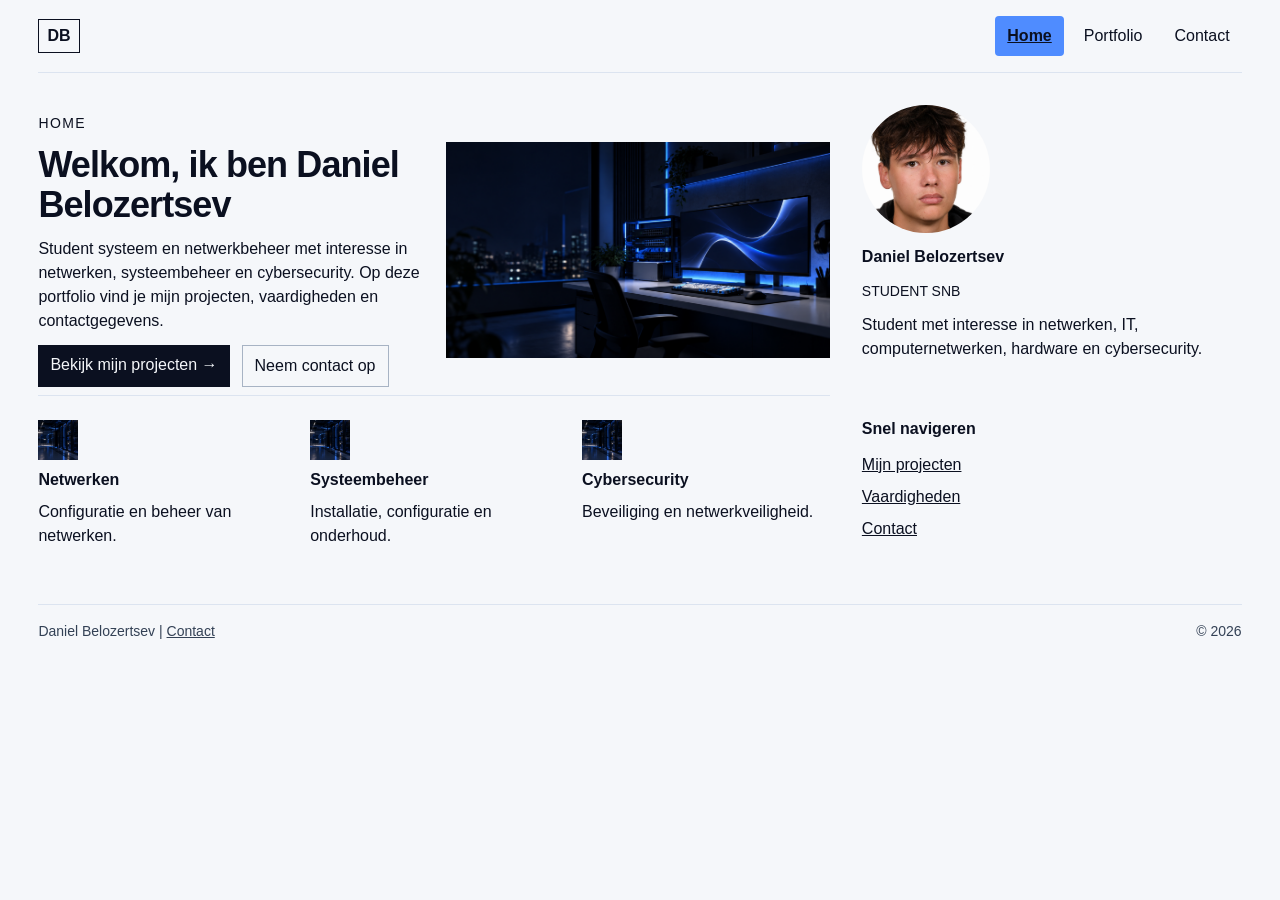
<file: index.html>
<!DOCTYPE html>
<html lang="nl-BE">
<head>
    <meta charset="UTF-8">
    <meta name="viewport" content="width=device-width, initial-scale=1.0">
    <title>Daniel Belozertsev | Student IT</title>
    <meta name="description" content="Maak kennis met Daniel Belozertsev, student systeem- en netwerkbeheer. Lees meer over mijn interesses in netwerken, hardware en cybersecurity.">
    <link rel="stylesheet" href="css/tailwind.css">
    <link rel="stylesheet" href="css/style.css">
</head>
<body>
    <a href="#inhoud" class="sr-only focus:not-sr-only focus:absolute focus:left-4 focus:top-4 focus:z-50 focus:bg-white focus:px-3 focus:py-2 focus-visible:outline-2 focus-visible:outline-offset-2 focus-visible:outline-blue-700">Ga naar de inhoud</a>
    <div class="max-w-6xl mx-auto px-4">

        
<header class="grid grid-cols-2 gap-3 py-4 border-b border-gray-200 md:flex md:items-center md:justify-between">

    <input type="checkbox" id="menu-toggle" class="peer sr-only">

    <a href="index.html"
       class="border border-gray-900 px-2 py-1 font-bold focus-visible:outline-2 focus-visible:outline-offset-2 focus-visible:outline-blue-700"
       aria-label="Home">DB</a>

    <label for="menu-toggle"
           class="justify-self-end cursor-pointer border border-gray-300 px-3 py-2 md:hidden peer-focus-visible:outline-2 peer-focus-visible:outline-offset-2 peer-focus-visible:outline-blue-700">
        <svg xmlns="http://www.w3.org/2000/svg"
             viewBox="0 0 24 24"
             fill="none"
             stroke="currentColor"
             stroke-width="2"
             class="h-5 w-5"
             aria-hidden="true">
            <path d="M4 6h16M4 12h16M4 18h16"/>
        </svg>
        <span class="sr-only">Menu openen of sluiten</span>
    </label>
    <nav class="col-span-2 hidden peer-checked:block md:col-span-1 md:block md:ml-auto">
        <ul class="flex flex-col gap-1 md:flex-row md:gap-2">
            <li>
                <a href="index.html"
                   aria-current="page"
                   class="block rounded bg-blue-100 px-3 py-2 font-semibold text-blue-800 underline focus-visible:outline-2 focus-visible:outline-offset-2 focus-visible:outline-blue-700">
                    Home
                </a>
            </li>
            <li>
                <a href="portfolio.html"
                   class="block rounded px-3 py-2 hover:bg-gray-100 focus-visible:outline-2 focus-visible:outline-offset-2 focus-visible:outline-blue-700">
                    Portfolio
                </a>
            </li>
            <li>
                <a href="contact.html"
                   class="block rounded px-3 py-2 hover:bg-gray-100 focus-visible:outline-2 focus-visible:outline-offset-2 focus-visible:outline-blue-700">
                    Contact
                </a>
            </li>
        </ul>
    </nav>

</header>

        <div class="grid grid-cols-1 gap-8 py-8 lg:grid-cols-3">

            <main id="inhoud" class="lg:col-span-2">

                <section class="grid grid-cols-1 gap-6 py-2 sm:grid-cols-2 sm:items-center">
                    <div class="flex flex-col gap-3">
                        <p class="text-sm tracking-widest">HOME</p>

                        <h1 class="text-3xl font-bold tracking-tight md:text-4xl">
                            Welkom, ik ben Daniel Belozertsev
                        </h1>

                        <p>
                            Student systeem en netwerkbeheer met interesse in netwerken, systeembeheer
                            en cybersecurity. Op deze portfolio vind je mijn
                            projecten, vaardigheden en contactgegevens.
                        </p>

                        <div class="flex flex-wrap gap-3">
                            <a href="portfolio.html" class="inline-block bg-gray-900 px-3 py-2 text-white hover:bg-gray-700 focus-visible:outline-2 focus-visible:outline-offset-2 focus-visible:outline-blue-700">
                                Bekijk mijn projecten →
                            </a>
                            <a href="contact.html" class="inline-block border border-gray-400 px-3 py-2 hover:bg-gray-100 focus-visible:outline-2 focus-visible:outline-offset-2 focus-visible:outline-blue-700">
                                Neem contact op
                            </a>
                        </div>
                    </div>

                    <div>
                        <img src="images/hero.jpg"
                             alt="IT-werkplek met computer en monitor"
                             width="600"
                             height="400"
                             class="aspect-video w-full object-cover">
                    </div>
                </section>

                <section id="vaardigheden" class="grid grid-cols-1 gap-6 border-t border-gray-200 py-6 sm:grid-cols-3">

                    <article class="flex flex-col gap-2">
                        <img src="images/project.png" alt="" aria-hidden="true" width="80" height="80" class="h-10 w-10 object-cover">
                        <h2 class="font-bold">Netwerken</h2>
                        <p>Configuratie en beheer van netwerken.</p>
                    </article>

                    <article class="flex flex-col gap-2">
                        <img src="images/project.png" alt="" aria-hidden="true" width="80" height="80" class="h-10 w-10 object-cover">
                        <h2 class="font-bold">Systeembeheer</h2>
                        <p>Installatie, configuratie en onderhoud.</p>
                    </article>

                    <article class="flex flex-col gap-2">
                        <img src="images/project.png" alt="" aria-hidden="true" width="80" height="80" class="h-10 w-10 object-cover">
                        <h2 class="font-bold">Cybersecurity</h2>
                        <p>Beveiliging en netwerkveiligheid.</p>
                    </article>

                </section>
            </main>

            <aside class="grid grid-cols-1 gap-6 sm:grid-cols-2 lg:grid-cols-1">

                <section class="flex flex-col gap-3">
                    <img src="images/portret.jpg"
                         alt="Portret van Daniel Belozertsev"
                         width="300"
                         height="300"
                         class="h-32 w-32 rounded-full object-cover">

                    <h2 class="font-bold">Daniel Belozertsev</h2>
                    <p class="text-sm">STUDENT SNB</p>

                    <p>
                        Student met interesse in netwerken, IT,
                        computernetwerken, hardware en cybersecurity.
                    </p>
                </section>

                <section class="flex flex-col gap-3">
                    <h2 class="font-bold">Snel navigeren</h2>
                    <ul class="flex flex-col gap-2">
                        <li><a href="portfolio.html" class="underline focus-visible:outline-2 focus-visible:outline-offset-2 focus-visible:outline-blue-700">Mijn projecten</a></li>
                        <li><a href="#vaardigheden" class="underline focus-visible:outline-2 focus-visible:outline-offset-2 focus-visible:outline-blue-700">Vaardigheden</a></li>
                        <li><a href="contact.html" class="underline focus-visible:outline-2 focus-visible:outline-offset-2 focus-visible:outline-blue-700">Contact</a></li>
                    </ul>
                </section>

            </aside>

        </div>

        <footer class="flex flex-col gap-2 border-t border-gray-200 py-4 text-sm text-gray-600 sm:flex-row sm:items-center sm:justify-between">
            <p>Daniel Belozertsev | <a href="contact.html" class="underline focus-visible:outline-2 focus-visible:outline-offset-2 focus-visible:outline-blue-700">Contact</a></p>
            <p>&copy; 2026</p>
        </footer>

    </div>
</body>
</html>
</file>
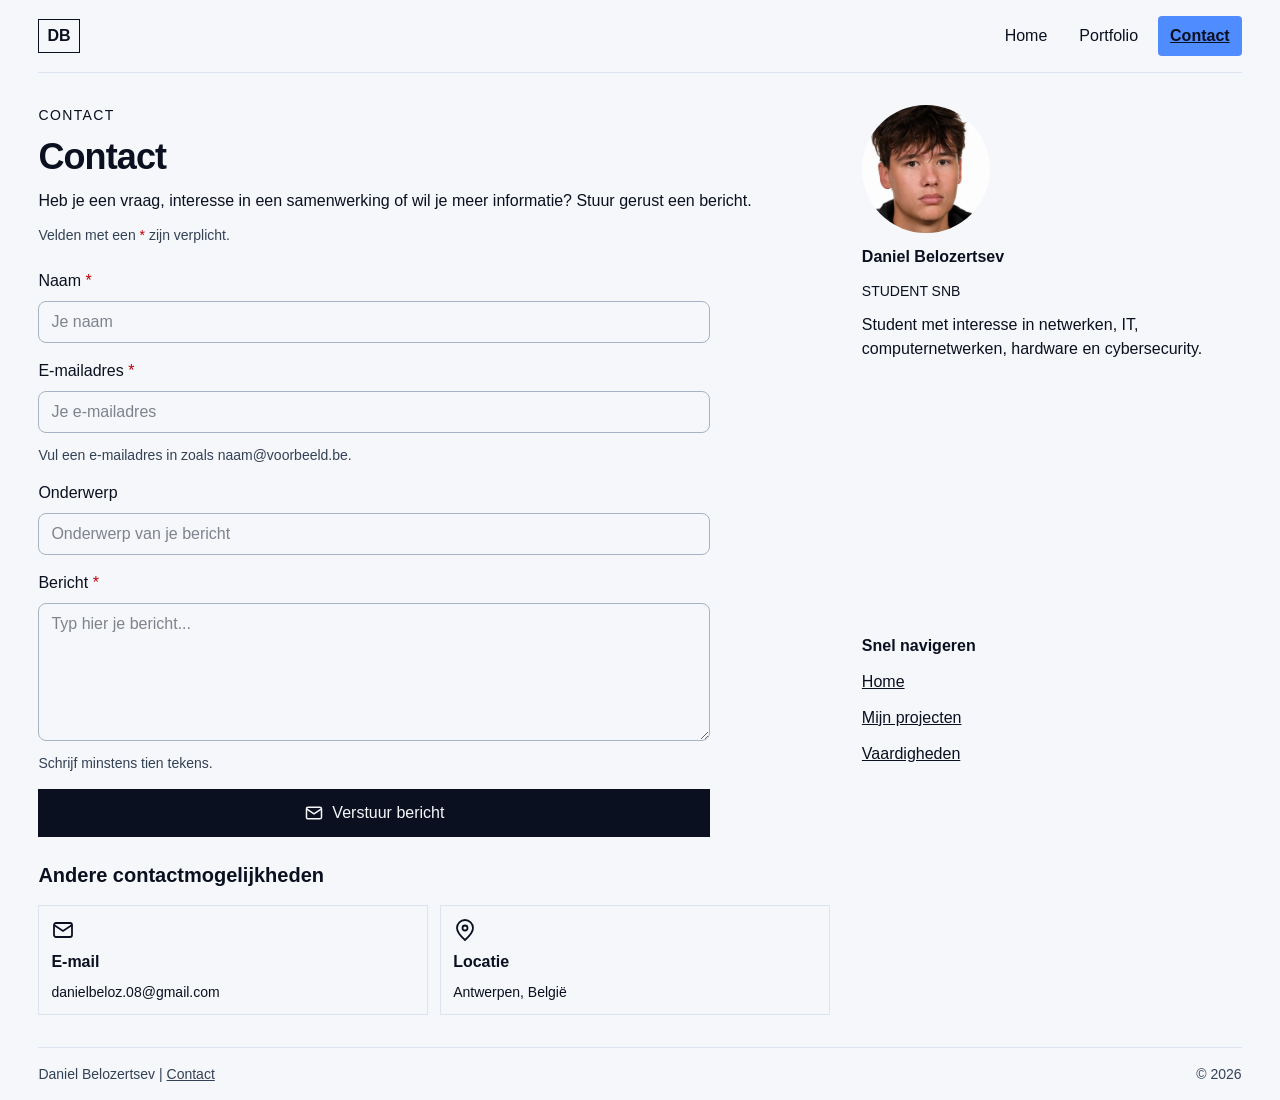
<file: contact.html>
<!DOCTYPE html>
<html lang="nl-BE">
<head>
    <meta charset="UTF-8">
    <meta name="viewport" content="width=device-width, initial-scale=1.0">
    <title>Contact opnemen | Daniel Belozertsev</title>
    <meta name="description" content="Neem contact op met mij voor vragen of informatie. Bekijk mijn contactgegevens en gebruik het contactformulier.">
    <link rel="stylesheet" href="css/tailwind.css">
    <link rel="stylesheet" href="css/style.css">
</head>
<body>
    <a href="#inhoud" class="sr-only focus:not-sr-only focus:absolute focus:left-4 focus:top-4 focus:z-50 focus:bg-white focus:px-3 focus:py-2 focus-visible:outline-2 focus-visible:outline-offset-2 focus-visible:outline-blue-700">Ga naar de inhoud</a>
    <div class="max-w-6xl mx-auto px-4">      

<header class="grid grid-cols-2 gap-3 py-4 border-b border-gray-200 md:flex md:items-center md:justify-between">

    <input type="checkbox" id="menu-toggle" class="peer sr-only">

    <a href="index.html"
       class="border border-gray-900 px-2 py-1 font-bold focus-visible:outline-2 focus-visible:outline-offset-2 focus-visible:outline-blue-700"
       aria-label="Home">DB</a>

    <label for="menu-toggle"
           class="justify-self-end cursor-pointer border border-gray-300 px-3 py-2 md:hidden peer-focus-visible:outline-2 peer-focus-visible:outline-offset-2 peer-focus-visible:outline-blue-700">
        <svg xmlns="http://www.w3.org/2000/svg"
             viewBox="0 0 24 24"
             fill="none"
             stroke="currentColor"
             stroke-width="2"
             class="h-5 w-5"
             aria-hidden="true">
            <path d="M4 6h16M4 12h16M4 18h16"/>
        </svg>
        <span class="sr-only">Menu openen of sluiten</span>
    </label>

    <nav class="col-span-2 hidden peer-checked:block md:col-span-1 md:block md:ml-auto">
        <ul class="flex flex-col gap-1 md:flex-row md:gap-2">
            <li>
                <a href="index.html"
                   class="block rounded px-3 py-2 hover:bg-gray-100 focus-visible:outline-2 focus-visible:outline-offset-2 focus-visible:outline-blue-700">
                    Home
                </a>
            </li>
            <li>
                <a href="portfolio.html"
                   class="block rounded px-3 py-2 hover:bg-gray-100 focus-visible:outline-2 focus-visible:outline-offset-2 focus-visible:outline-blue-700">
                    Portfolio
                </a>
            </li>
            <li>
                <a href="contact.html"
                   aria-current="page"
                   class="block rounded bg-blue-100 px-3 py-2 font-semibold text-blue-800 underline focus-visible:outline-2 focus-visible:outline-offset-2 focus-visible:outline-blue-700">
                    Contact
                </a>
            </li>
        </ul>
    </nav>

</header>
        <div class="grid grid-cols-1 gap-8 py-8 lg:grid-cols-3">

            <main id="inhoud" class="lg:col-span-2">

                <section class="flex flex-col gap-3">
                    <p class="text-sm tracking-widest">CONTACT</p>

                    <h1 class="text-3xl font-bold tracking-tight md:text-4xl">
                        Contact
                    </h1>

                    <p>
                        Heb je een vraag, interesse in een samenwerking
                        of wil je meer informatie? Stuur gerust een bericht.
                    </p>

                    <p class="text-sm text-gray-600">Velden met een <span class="text-red-700" aria-hidden="true">*</span> zijn verplicht.</p>
                </section>

                <section class="py-6">

                    <form action="#" method="get" class="flex w-full max-w-2xl flex-col gap-4">

                        <div class="flex flex-col gap-2">
                            <label for="naam">Naam <span class="text-red-700" aria-hidden="true">*</span></label>
                            <input
                                class="peer w-full rounded-lg border border-gray-400 bg-white px-3 py-2 focus-visible:outline-2 focus-visible:outline-offset-2 focus-visible:outline-blue-700"
                                type="text"
                                id="naam"
                                name="naam"
                                autocomplete="name"
                                placeholder="Je naam"
                                required>
                        </div>

                        <div class="flex flex-col gap-2">
                            <label for="email">E-mailadres <span class="text-red-700" aria-hidden="true">*</span></label>
                            <input
                                class="peer w-full rounded-lg border border-gray-400 bg-white px-3 py-2 user-invalid:border-red-700 focus-visible:outline-2 focus-visible:outline-offset-2 focus-visible:outline-blue-700"
                                type="email"
                                id="email"
                                name="email"
                                autocomplete="email"
                                aria-describedby="email-hulp email-fout"
                                placeholder="Je e-mailadres"
                                required>
                            <p id="email-hulp" class="mt-1 text-sm text-gray-600">Vul een e-mailadres in zoals naam@voorbeeld.be.</p>
                            <p id="email-fout" class="mt-1 hidden text-sm text-red-700 peer-user-invalid:block">Dit e-mailadres klopt niet. Vul het in zoals naam@voorbeeld.be.</p>
                        </div>

                        <div class="flex flex-col gap-2">
                            <label for="onderwerp">Onderwerp</label>
                            <input
                                class="w-full rounded-lg border border-gray-400 bg-white px-3 py-2 focus-visible:outline-2 focus-visible:outline-offset-2 focus-visible:outline-blue-700"
                                type="text"
                                id="onderwerp"
                                name="onderwerp"
                                placeholder="Onderwerp van je bericht">
                        </div>

                        <div class="flex flex-col gap-2">
                            <label for="bericht">Bericht <span class="text-red-700" aria-hidden="true">*</span></label>
                            <textarea
                                class="peer w-full rounded-lg border border-gray-400 bg-white px-3 py-2 user-invalid:border-red-700 focus-visible:outline-2 focus-visible:outline-offset-2 focus-visible:outline-blue-700"
                                id="bericht"
                                name="bericht"
                                rows="5"
                                minlength="10"
                                aria-describedby="bericht-hulp bericht-fout"
                                placeholder="Typ hier je bericht..."
                                required></textarea>
                            <p id="bericht-hulp" class="mt-1 text-sm text-gray-600">Schrijf minstens tien tekens.</p>
                            <p id="bericht-fout" class="mt-1 hidden text-sm text-red-700 peer-user-invalid:block">Je bericht is te kort. Schrijf minstens tien tekens.</p>
                        </div>

                        <button
                            class="flex items-center justify-center gap-2 bg-gray-900 px-4 py-3 text-white hover:bg-gray-700 focus-visible:outline-2 focus-visible:outline-offset-2 focus-visible:outline-blue-700"
                            type="submit">

                            <svg xmlns="http://www.w3.org/2000/svg"
                                 viewBox="0 0 24 24"
                                 fill="none"
                                 stroke="currentColor"
                                 stroke-width="1.8"
                                 class="h-5 w-5"
                                 aria-hidden="true">
                                <rect x="3" y="5" width="18" height="14" rx="2"/>
                                <path d="m3 7 9 6 9-6"/>
                            </svg>

                            Verstuur bericht
                        </button>

                    </form>

                </section>

                <section class="flex flex-col gap-4">

                    <h2 class="text-xl font-bold">
                        Andere contactmogelijkheden
                    </h2>

                    <div class="grid grid-cols-2 gap-3">

                        <a href="mailto:danielbeloz.08@gmail.com"
                           class="flex flex-col gap-2 border border-gray-200 p-3 hover:bg-gray-100 focus-visible:outline-2 focus-visible:outline-offset-2 focus-visible:outline-blue-700">

                            <svg xmlns="http://www.w3.org/2000/svg"
                                 viewBox="0 0 24 24"
                                 fill="none"
                                 stroke="currentColor"
                                 stroke-width="1.8"
                                 class="h-6 w-6"
                                 aria-hidden="true">
                                <rect x="3" y="5" width="18" height="14" rx="2"/>
                                <path d="m3 7 9 6 9-6"/>
                            </svg>

                            <h3 class="font-bold">E-mail</h3>

                            <p class="text-sm break-words">
                                danielbeloz.08@gmail.com
                            </p>
                        </a>

                        <div class="flex flex-col gap-2 border border-gray-200 p-3">

                            <svg xmlns="http://www.w3.org/2000/svg"
                                 viewBox="0 0 24 24"
                                 fill="none"
                                 stroke="currentColor"
                                 stroke-width="1.8"
                                 class="h-6 w-6"
                                 aria-hidden="true">
                                <path d="M20 10c0 5-8 12-8 12S4 15 4 10a8 8 0 1 1 16 0Z"/>
                                <circle cx="12" cy="10" r="2.5"/>
                            </svg>

                            <h3 class="font-bold">Locatie</h3>

                            <p class="text-sm">Antwerpen, België</p>
                        </div>

                    </div>
                </section>

            </main>

            <aside class="grid grid-cols-1 gap-6 sm:grid-cols-2 lg:grid-cols-1">

                <section class="flex flex-col gap-3">

                    <img src="images/portret.jpg"
                         alt="Portret van Daniel Belozertsev"
                         width="300"
                         height="300"
                         class="h-32 w-32 rounded-full object-cover">

                    <h2 class="font-bold">Daniel Belozertsev</h2>

                    <p class="text-sm">STUDENT SNB</p>

                    <p>
                        Student met interesse in netwerken, IT, computernetwerken, hardware en cybersecurity.
                    </p>

                </section>

                <section class="flex flex-col gap-3">

                    <h2 class="font-bold">Snel navigeren</h2>

                    <ul class="flex flex-col gap-3">
                        <li>
                            <a href="index.html" class="underline focus-visible:outline-2 focus-visible:outline-offset-2 focus-visible:outline-blue-700">Home</a>
                        </li>
                        <li>
                            <a href="portfolio.html" class="underline focus-visible:outline-2 focus-visible:outline-offset-2 focus-visible:outline-blue-700">Mijn projecten</a>
                        </li>
                        <li>
                            <a href="index.html#vaardigheden" class="underline focus-visible:outline-2 focus-visible:outline-offset-2 focus-visible:outline-blue-700">Vaardigheden</a>
                        </li>
                    </ul>

                </section>

            </aside>

        </div>

        <footer class="flex flex-col gap-2 border-t border-gray-200 py-4 text-sm text-gray-600 sm:flex-row sm:items-center sm:justify-between">
            <p>Daniel Belozertsev | <a href="contact.html" class="underline focus-visible:outline-2 focus-visible:outline-offset-2 focus-visible:outline-blue-700">Contact</a></p>
            <p>&copy; 2026</p>
        </footer>

    </div>
</body>
</html>
</file>
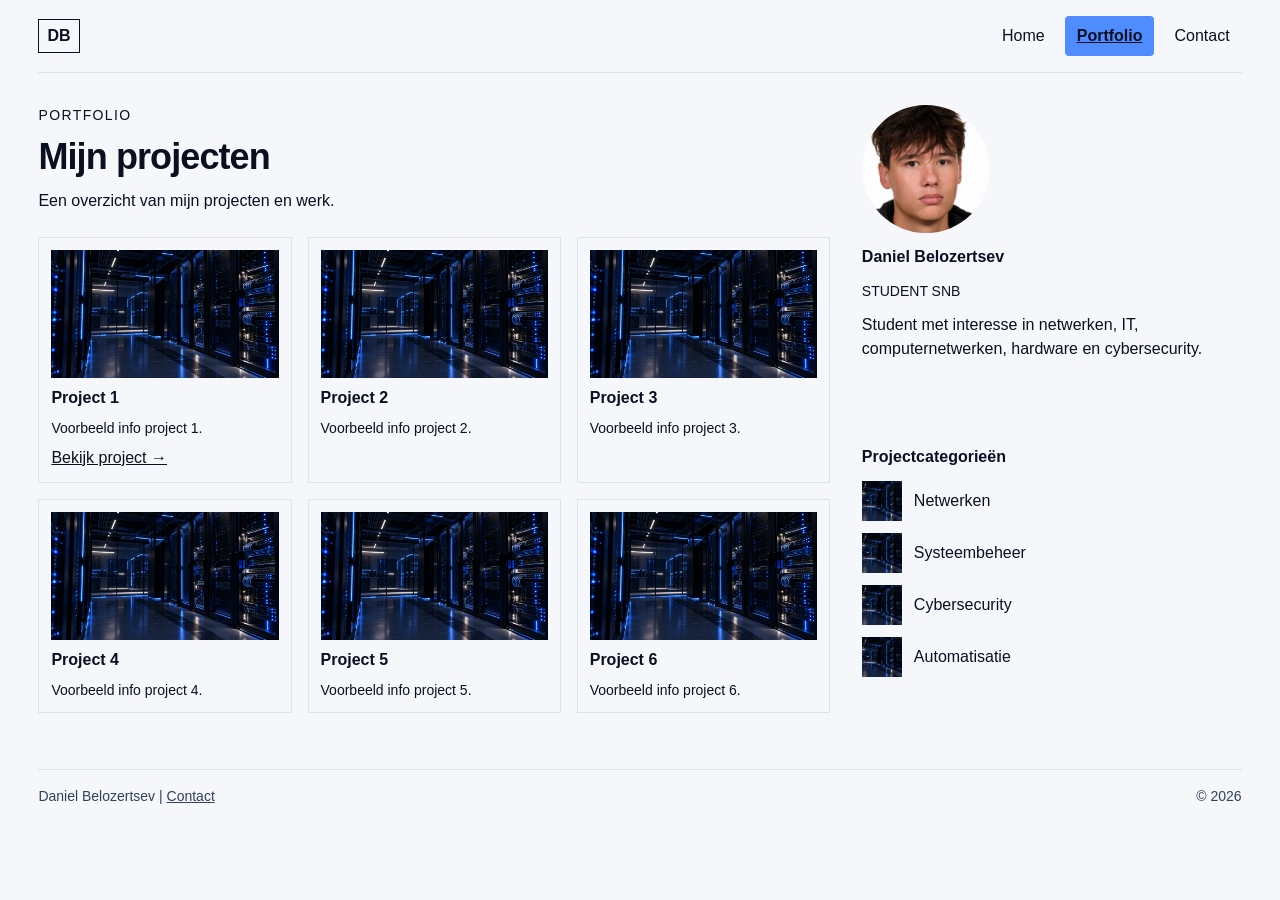
<file: portfolio.html>
<!DOCTYPE html>
<html lang="nl-BE">
<head>
    <meta charset="UTF-8">
    <meta name="viewport" content="width=device-width, initial-scale=1.0">
    <title>IT-projecten | Daniel Belozertsev</title>
    <meta name="description" content="Ontdek mijn IT-projecten en vaardigheden op het gebied van computernetwerken, systeembeheer, hardware en cybersecurity.">
    <link rel="stylesheet" href="css/tailwind.css">
    <link rel="stylesheet" href="css/style.css">
</head>
<body>
    <a href="#inhoud" class="sr-only focus:not-sr-only focus:absolute focus:left-4 focus:top-4 focus:z-50 focus:bg-white focus:px-3 focus:py-2 focus-visible:outline-2 focus-visible:outline-offset-2 focus-visible:outline-blue-700">Ga naar de inhoud</a>
    <div class="max-w-6xl mx-auto px-4"> 
<header class="grid grid-cols-2 gap-3 py-4 border-b border-gray-200 md:flex md:items-center md:justify-between">

    <input type="checkbox" id="menu-toggle" class="peer sr-only">

    <a href="index.html"
       class="border border-gray-900 px-2 py-1 font-bold focus-visible:outline-2 focus-visible:outline-offset-2 focus-visible:outline-blue-700"
       aria-label="Home">DB</a>

    <label for="menu-toggle"
           class="justify-self-end cursor-pointer border border-gray-300 px-3 py-2 md:hidden peer-focus-visible:outline-2 peer-focus-visible:outline-offset-2 peer-focus-visible:outline-blue-700">
        <svg xmlns="http://www.w3.org/2000/svg"
             viewBox="0 0 24 24"
             fill="none"
             stroke="currentColor"
             stroke-width="2"
             class="h-5 w-5"
             aria-hidden="true">
            <path d="M4 6h16M4 12h16M4 18h16"/>
        </svg>
        <span class="sr-only">Menu openen of sluiten</span>
    </label>

    <nav class="col-span-2 hidden peer-checked:block md:col-span-1 md:block md:ml-auto">
        <ul class="flex flex-col gap-1 md:flex-row md:gap-2">
            <li>
                <a href="index.html"
                   class="block rounded px-3 py-2 hover:bg-gray-100 focus-visible:outline-2 focus-visible:outline-offset-2 focus-visible:outline-blue-700">
                    Home
                </a>
            </li>
            <li>
                <a href="portfolio.html"
                   aria-current="page"
                   class="block rounded bg-blue-100 px-3 py-2 font-semibold text-blue-800 underline focus-visible:outline-2 focus-visible:outline-offset-2 focus-visible:outline-blue-700">
                    Portfolio
                </a>
            </li>
            <li>
                <a href="contact.html"
                   class="block rounded px-3 py-2 hover:bg-gray-100 focus-visible:outline-2 focus-visible:outline-offset-2 focus-visible:outline-blue-700">
                    Contact
                </a>
            </li>
        </ul>
    </nav>

</header>

        <div class="grid grid-cols-1 gap-8 py-8 lg:grid-cols-3">

            <main id="inhoud" class="lg:col-span-2">

                <section class="flex flex-col gap-3">
                    <p class="text-sm tracking-widest">PORTFOLIO</p>

                    <h1 class="text-3xl font-bold tracking-tight md:text-4xl">
                        Mijn projecten
                    </h1>

                    <p>
                        Een overzicht van mijn projecten en werk.
                    </p>
                </section>

                <section class="grid grid-cols-1 gap-4 py-6 sm:grid-cols-2 lg:grid-cols-3">

                    <article class="flex flex-col gap-2 border border-gray-200 p-3">
                        <a href="project.html" class="focus-visible:outline-2 focus-visible:outline-offset-2 focus-visible:outline-blue-700">
                            <img src="images/project.png"
                                 alt="Afbeelding van project 1"
                                 width="600"
                                 height="400"
                                 class="aspect-video w-full object-cover">
                        </a>

                        <h2 class="font-bold">Project 1</h2>

                        <p class="text-sm">
                            Voorbeeld info project 1.
                        </p>

                        <a href="project.html" class="underline hover:text-gray-600 focus-visible:outline-2 focus-visible:outline-offset-2 focus-visible:outline-blue-700">
                            Bekijk project →
                        </a>
                    </article>

                    <article class="flex flex-col gap-2 border border-gray-200 p-3">
                        <img src="images/project.png"
                             alt="Afbeelding van project 2"
                             width="600"
                             height="400"
                             class="aspect-video w-full object-cover">

                        <h2 class="font-bold">Project 2</h2>

                        <p class="text-sm">
                            Voorbeeld info project 2.
                        </p>
                    </article>

                    <article class="flex flex-col gap-2 border border-gray-200 p-3">
                        <img src="images/project.png"
                             alt="Afbeelding van project 3"
                             width="600"
                             height="400"
                             class="aspect-video w-full object-cover">

                        <h2 class="font-bold">Project 3</h2>

                        <p class="text-sm">
                            Voorbeeld info project 3.
                        </p>
                    </article>

                    <article class="flex flex-col gap-2 border border-gray-200 p-3">
                        <img src="images/project.png"
                             alt="Afbeelding van project 4"
                             width="600"
                             height="400"
                             class="aspect-video w-full object-cover">

                        <h2 class="font-bold">Project 4</h2>

                        <p class="text-sm">
                            Voorbeeld info project 4.
                        </p>
                    </article>

                    <article class="flex flex-col gap-2 border border-gray-200 p-3">
                        <img src="images/project.png"
                             alt="Afbeelding van project 5"
                             width="600"
                             height="400"
                             class="aspect-video w-full object-cover">

                        <h2 class="font-bold">Project 5</h2>

                        <p class="text-sm">
                            Voorbeeld info project 5.
                        </p>
                    </article>

                    <article class="flex flex-col gap-2 border border-gray-200 p-3">
                        <img src="images/project.png"
                             alt="Afbeelding van project 6"
                             width="600"
                             height="400"
                             class="aspect-video w-full object-cover">

                        <h2 class="font-bold">Project 6</h2>

                        <p class="text-sm">
                            Voorbeeld info project 6.
                        </p>
                    </article>

                </section>

            </main>

            <aside class="grid grid-cols-1 gap-6 sm:grid-cols-2 lg:grid-cols-1">

                <section class="flex flex-col gap-3">

                    <img src="images/portret.jpg"
                         alt="Portret van Daniel Belozertsev"
                         width="300"
                         height="300"
                         class="h-32 w-32 rounded-full object-cover">

                    <h2 class="font-bold">Daniel Belozertsev</h2>

                    <p class="text-sm">STUDENT SNB</p>

                    <p>
                        Student met interesse in netwerken, IT, computernetwerken, hardware en cybersecurity.
                    </p>

                </section>

                <section class="flex flex-col gap-3">

                    <h2 class="font-bold">Projectcategorieën</h2>

                    <ul class="flex flex-col gap-3">
                        <li class="flex items-center gap-3">
                            <img src="images/project.png"
                                 alt=""
                                 aria-hidden="true"
                                 width="40"
                                 height="40"
                                 class="h-10 w-10 object-cover">
                            <span>Netwerken</span>
                        </li>

                        <li class="flex items-center gap-3">
                            <img src="images/project.png"
                                 alt=""
                                 aria-hidden="true"
                                 width="40"
                                 height="40"
                                 class="h-10 w-10 object-cover">
                            <span>Systeembeheer</span>
                        </li>

                        <li class="flex items-center gap-3">
                            <img src="images/project.png"
                                 alt=""
                                 aria-hidden="true"
                                 width="40"
                                 height="40"
                                 class="h-10 w-10 object-cover">
                            <span>Cybersecurity</span>
                        </li>

                        <li class="flex items-center gap-3">
                            <img src="images/project.png"
                                 alt=""
                                 aria-hidden="true"
                                 width="40"
                                 height="40"
                                 class="h-10 w-10 object-cover">
                            <span>Automatisatie</span>
                        </li>
                    </ul>

                </section>

            </aside>

        </div>

        <footer class="flex flex-col gap-2 border-t border-gray-200 py-4 text-sm text-gray-600 sm:flex-row sm:items-center sm:justify-between">
            <p>Daniel Belozertsev | <a href="contact.html" class="underline focus-visible:outline-2 focus-visible:outline-offset-2 focus-visible:outline-blue-700">Contact</a></p>
            <p>&copy; 2026</p>
        </footer>

    </div>
</body>
</html>
</file>
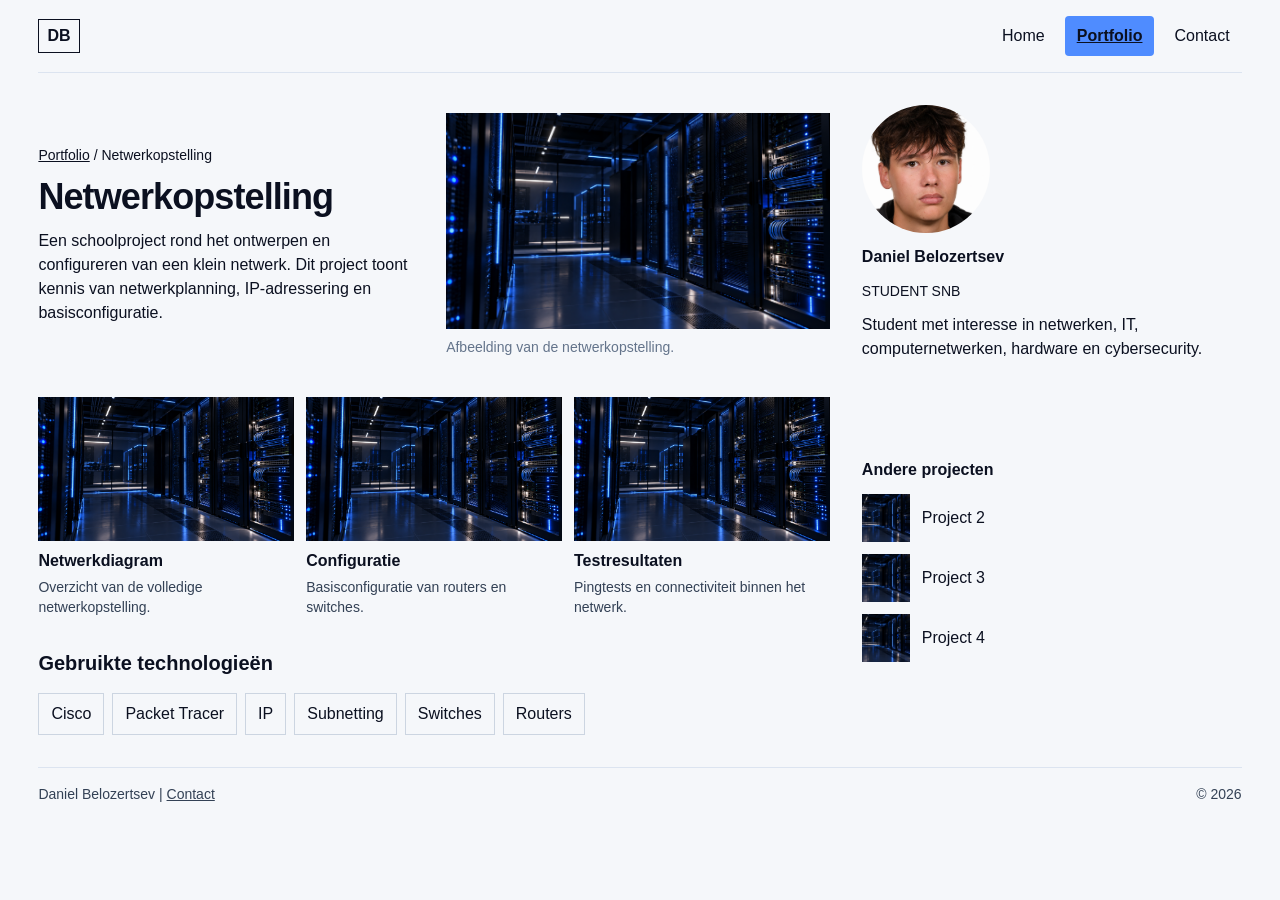
<file: project.html>
<!DOCTYPE html>
<html lang="nl-BE">
<head>
    <meta charset="UTF-8">
    <meta name="viewport" content="width=device-width, initial-scale=1.0">
    <title>Netwerkopstelling | IT-project Daniel</title>
    <meta name="description" content="Schoolprojecten over oa. het ontwerpen en configureren van een netwerk.">
    <link rel="stylesheet" href="css/tailwind.css">
    <link rel="stylesheet" href="css/style.css">
</head>
<body>
    <a href="#inhoud" class="sr-only focus:not-sr-only focus:absolute focus:left-4 focus:top-4 focus:z-50 focus:bg-white focus:px-3 focus:py-2 focus-visible:outline-2 focus-visible:outline-offset-2 focus-visible:outline-blue-700">Ga naar de inhoud</a>
    <div class="max-w-6xl mx-auto px-4">     

<header class="grid grid-cols-2 gap-3 py-4 border-b border-gray-200 md:flex md:items-center md:justify-between">

    <input type="checkbox" id="menu-toggle" class="peer sr-only">

    <a href="index.html"
       class="border border-gray-900 px-2 py-1 font-bold focus-visible:outline-2 focus-visible:outline-offset-2 focus-visible:outline-blue-700"
       aria-label="Home">DB</a>

    <label for="menu-toggle"
           class="justify-self-end cursor-pointer border border-gray-300 px-3 py-2 md:hidden peer-focus-visible:outline-2 peer-focus-visible:outline-offset-2 peer-focus-visible:outline-blue-700">
        <svg xmlns="http://www.w3.org/2000/svg"
             viewBox="0 0 24 24"
             fill="none"
             stroke="currentColor"
             stroke-width="2"
             class="h-5 w-5"
             aria-hidden="true">
            <path d="M4 6h16M4 12h16M4 18h16"/>
        </svg>
        <span class="sr-only">Menu openen of sluiten</span>
    </label>

    <nav class="col-span-2 hidden peer-checked:block md:col-span-1 md:block md:ml-auto">
        <ul class="flex flex-col gap-1 md:flex-row md:gap-2">
            <li>
                <a href="index.html"
                   class="block rounded px-3 py-2 hover:bg-gray-100 focus-visible:outline-2 focus-visible:outline-offset-2 focus-visible:outline-blue-700">
                    Home
                </a>
            </li>
            <li>
                <a href="portfolio.html"
                   aria-current="page"
                   class="block rounded bg-blue-100 px-3 py-2 font-semibold text-blue-800 underline focus-visible:outline-2 focus-visible:outline-offset-2 focus-visible:outline-blue-700">
                    Portfolio
                </a>
            </li>
            <li>
                <a href="contact.html"
                   class="block rounded px-3 py-2 hover:bg-gray-100 focus-visible:outline-2 focus-visible:outline-offset-2 focus-visible:outline-blue-700">
                    Contact
                </a>
            </li>
        </ul>
    </nav>

</header>

        <div class="grid grid-cols-1 gap-8 py-8 lg:grid-cols-3">

            <main id="inhoud" class="lg:col-span-2">

                <section class="grid grid-cols-1 gap-6 py-2 sm:grid-cols-2 sm:items-center">
                    <div class="flex flex-col gap-3">
                        <p class="text-sm">
                            <a href="portfolio.html" class="underline focus-visible:outline-2 focus-visible:outline-offset-2 focus-visible:outline-blue-700">Portfolio</a> / Netwerkopstelling
                        </p>
                        <h1 class="text-3xl font-bold tracking-tight md:text-4xl">Netwerkopstelling</h1>
                        <p>
                            Een schoolproject rond het ontwerpen en configureren van
                            een klein netwerk. Dit project toont kennis van
                            netwerkplanning, IP-adressering en basisconfiguratie.
                        </p>
                    </div>

                    <figure class="flex flex-col gap-2">
                        <img src="images/project.png"
                             alt="Afbeelding van de projectopstelling"
                             width="800"
                             height="500"
                             class="aspect-video w-full object-cover">
                        <figcaption class="text-sm text-gray-500">
                            Afbeelding van de netwerkopstelling.
                        </figcaption>
                    </figure>
                </section>

                <section class="grid grid-cols-3 gap-3 py-8">

                    <figure class="flex flex-col gap-2">
                        <img src="images/project.png" alt="Netwerkdiagram" width="400" height="300" class="aspect-video w-full object-cover">
                        <figcaption class="flex flex-col gap-1">
                            <span class="font-bold">Netwerkdiagram</span>
                            <span class="text-sm text-gray-600">Overzicht van de volledige netwerkopstelling.</span>
                        </figcaption>
                    </figure>

                    <figure class="flex flex-col gap-2">
                        <img src="images/project.png" alt="Configuratie" width="400" height="300" class="aspect-video w-full object-cover">
                        <figcaption class="flex flex-col gap-1">
                            <span class="font-bold">Configuratie</span>
                            <span class="text-sm text-gray-600">Basisconfiguratie van routers en switches.</span>
                        </figcaption>
                    </figure>

                    <figure class="flex flex-col gap-2">
                        <img src="images/project.png" alt="Testresultaten" width="400" height="300" class="aspect-video w-full object-cover">
                        <figcaption class="flex flex-col gap-1">
                            <span class="font-bold">Testresultaten</span>
                            <span class="text-sm text-gray-600">Pingtests en connectiviteit binnen het netwerk.</span>
                        </figcaption>
                    </figure>

                </section>

                <section class="flex flex-col gap-4">
                    <h2 class="text-xl font-bold">Gebruikte technologieën</h2>
                    <div class="flex flex-wrap gap-2">
                        <span class="border border-gray-300 px-3 py-2">Cisco</span>
                        <span class="border border-gray-300 px-3 py-2">Packet Tracer</span>
                        <span class="border border-gray-300 px-3 py-2">IP</span>
                        <span class="border border-gray-300 px-3 py-2">Subnetting</span>
                        <span class="border border-gray-300 px-3 py-2">Switches</span>
                        <span class="border border-gray-300 px-3 py-2">Routers</span>
                    </div>
                </section>

            </main>

            <aside class="grid grid-cols-1 gap-6 sm:grid-cols-2 lg:grid-cols-1">

                <section class="flex flex-col gap-3">
                    <img src="images/portret.jpg" alt="Portret van Daniel Belozertsev" width="300" height="300" class="h-32 w-32 rounded-full object-cover">
                    <h2 class="font-bold">Daniel Belozertsev</h2>
                    <p class="text-sm">STUDENT SNB</p>
                    <p>
                        Student met interesse in netwerken, IT, computernetwerken, hardware en cybersecurity.
                    </p>
                </section>

                <section class="flex flex-col gap-3">
                    <h2 class="font-bold">Andere projecten</h2>

                    <a href="portfolio.html" class="flex items-center gap-3 focus-visible:outline-2 focus-visible:outline-offset-2 focus-visible:outline-blue-700">
                        <img src="images/project.png" alt="" aria-hidden="true" width="100" height="100" class="h-12 w-12 object-cover">
                        <span>Project 2</span>
                    </a>

                    <a href="portfolio.html" class="flex items-center gap-3 focus-visible:outline-2 focus-visible:outline-offset-2 focus-visible:outline-blue-700">
                        <img src="images/project.png" alt="" aria-hidden="true" width="100" height="100" class="h-12 w-12 object-cover">
                        <span>Project 3</span>
                    </a>

                    <a href="portfolio.html" class="flex items-center gap-3 focus-visible:outline-2 focus-visible:outline-offset-2 focus-visible:outline-blue-700">
                        <img src="images/project.png" alt="" aria-hidden="true" width="100" height="100" class="h-12 w-12 object-cover">
                        <span>Project 4</span>
                    </a>
                </section>

            </aside>

        </div>

        <footer class="flex flex-col gap-2 border-t border-gray-200 py-4 text-sm text-gray-600 sm:flex-row sm:items-center sm:justify-between">
            <p>Daniel Belozertsev | <a href="contact.html" class="underline focus-visible:outline-2 focus-visible:outline-offset-2 focus-visible:outline-blue-700">Contact</a></p>
            <p>&copy; 2026</p>
        </footer>

    </div>
</body>
</html>
</file>
<file: css/style.css>
:root {
    --color-gray-900: #0B1020;
    --color-gray-700: #4F8CFF;
    --color-gray-600: #334155;
    --color-gray-500: #64748B;
    --color-gray-400: #A7B3C4;
    --color-gray-300: #CCD5E1;
    --color-gray-200: #DCE4F0;
    --color-gray-100: #EAF0FA;

    --color-blue-100: #4F8CFF;
    --color-blue-700: #4F8CFF;
    --color-blue-800: #0B1020;
    --color-white: #F5F7FA;
}

body {
    background-color: #F5F7FA;
    color: #0B1020;
}

body > div.max-w-6xl {
    width: 100%;
    max-width: none;
    padding-left: clamp(1rem, 3vw, 3rem);
    padding-right: clamp(1rem, 3vw, 3rem);
}
</file>
